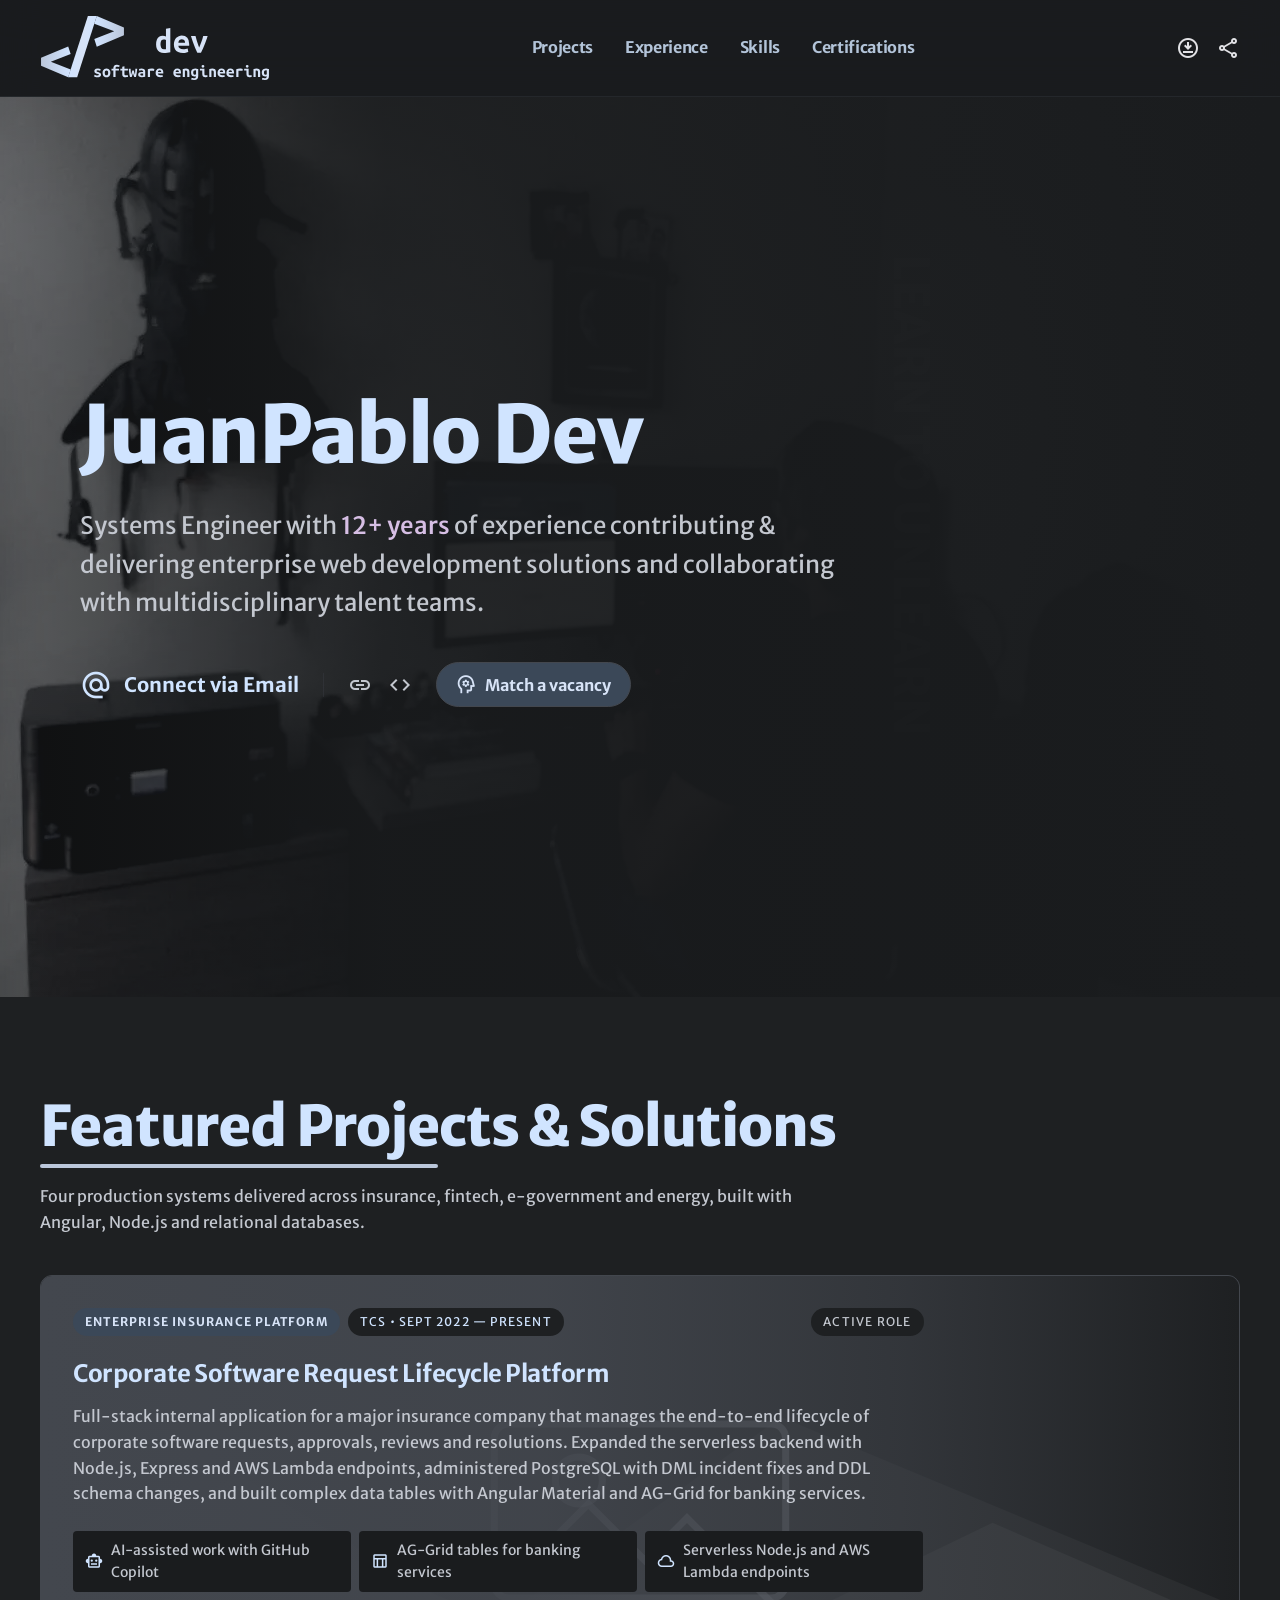
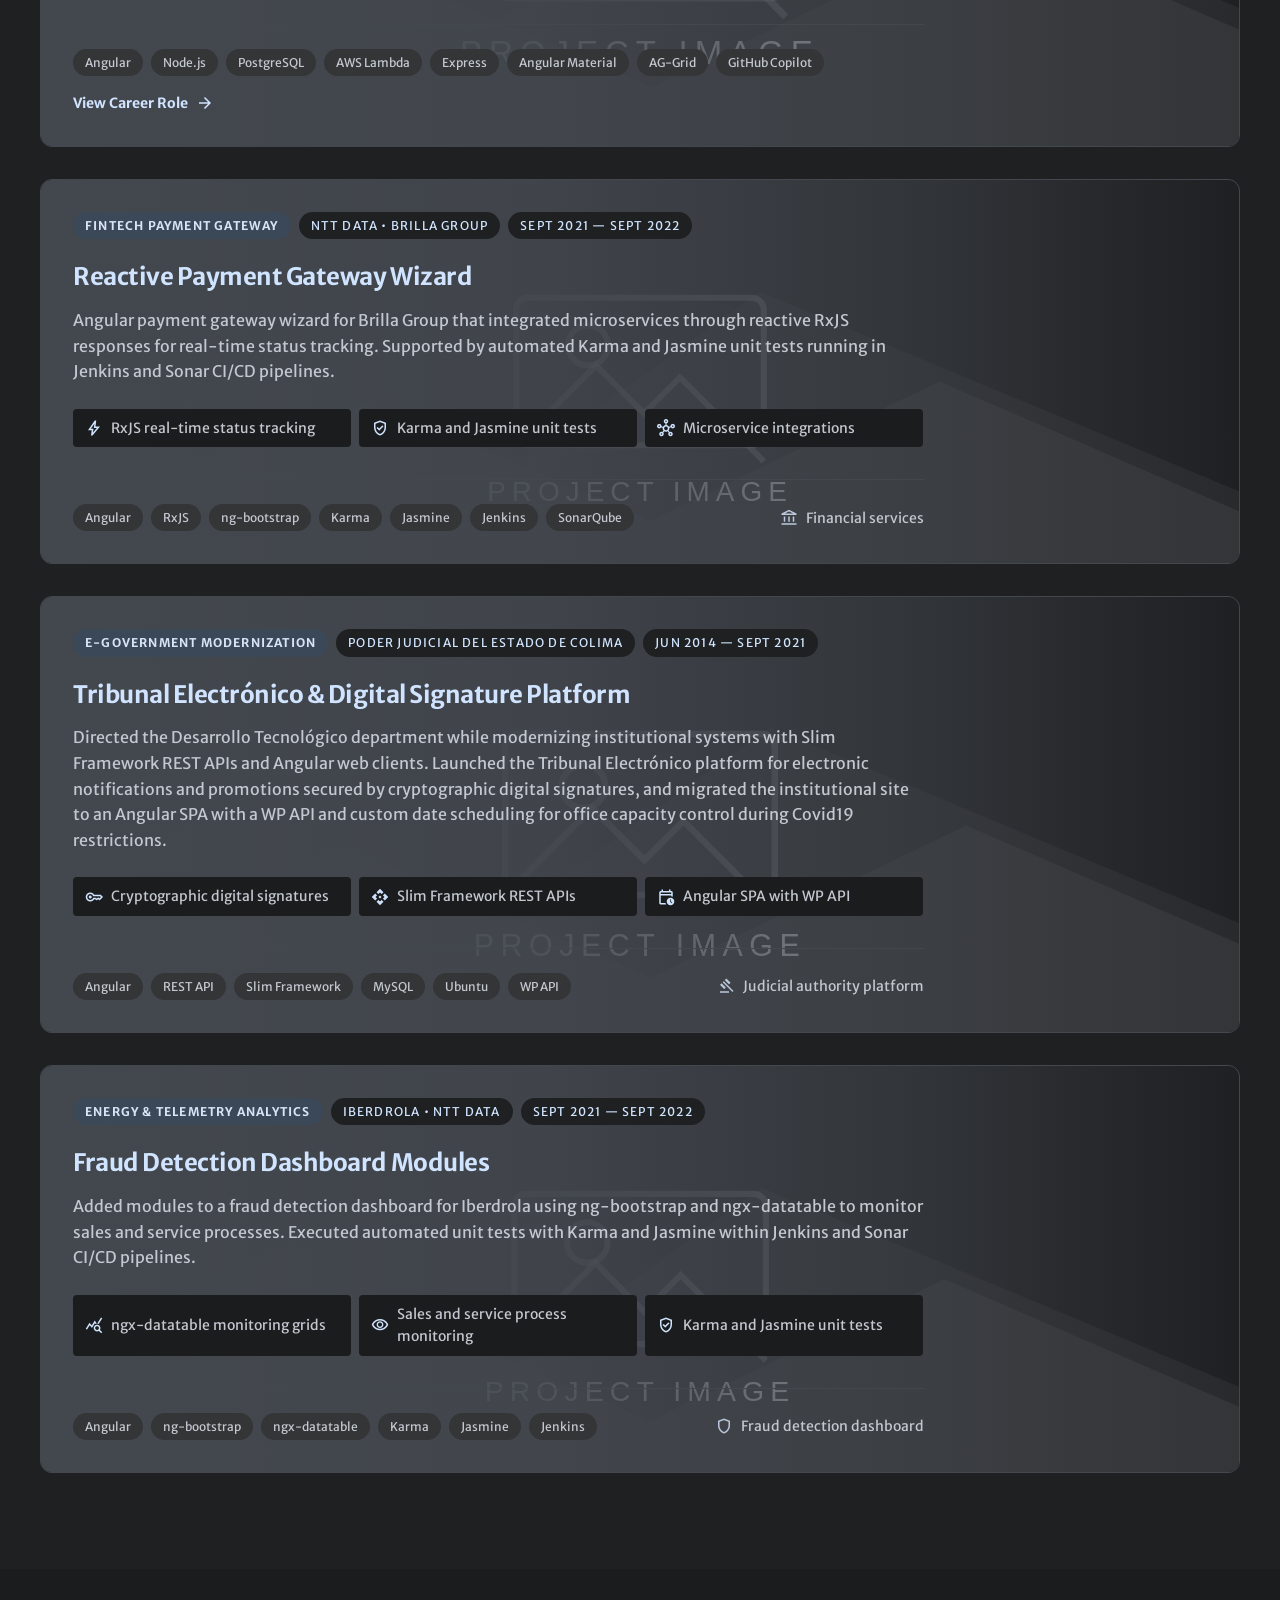
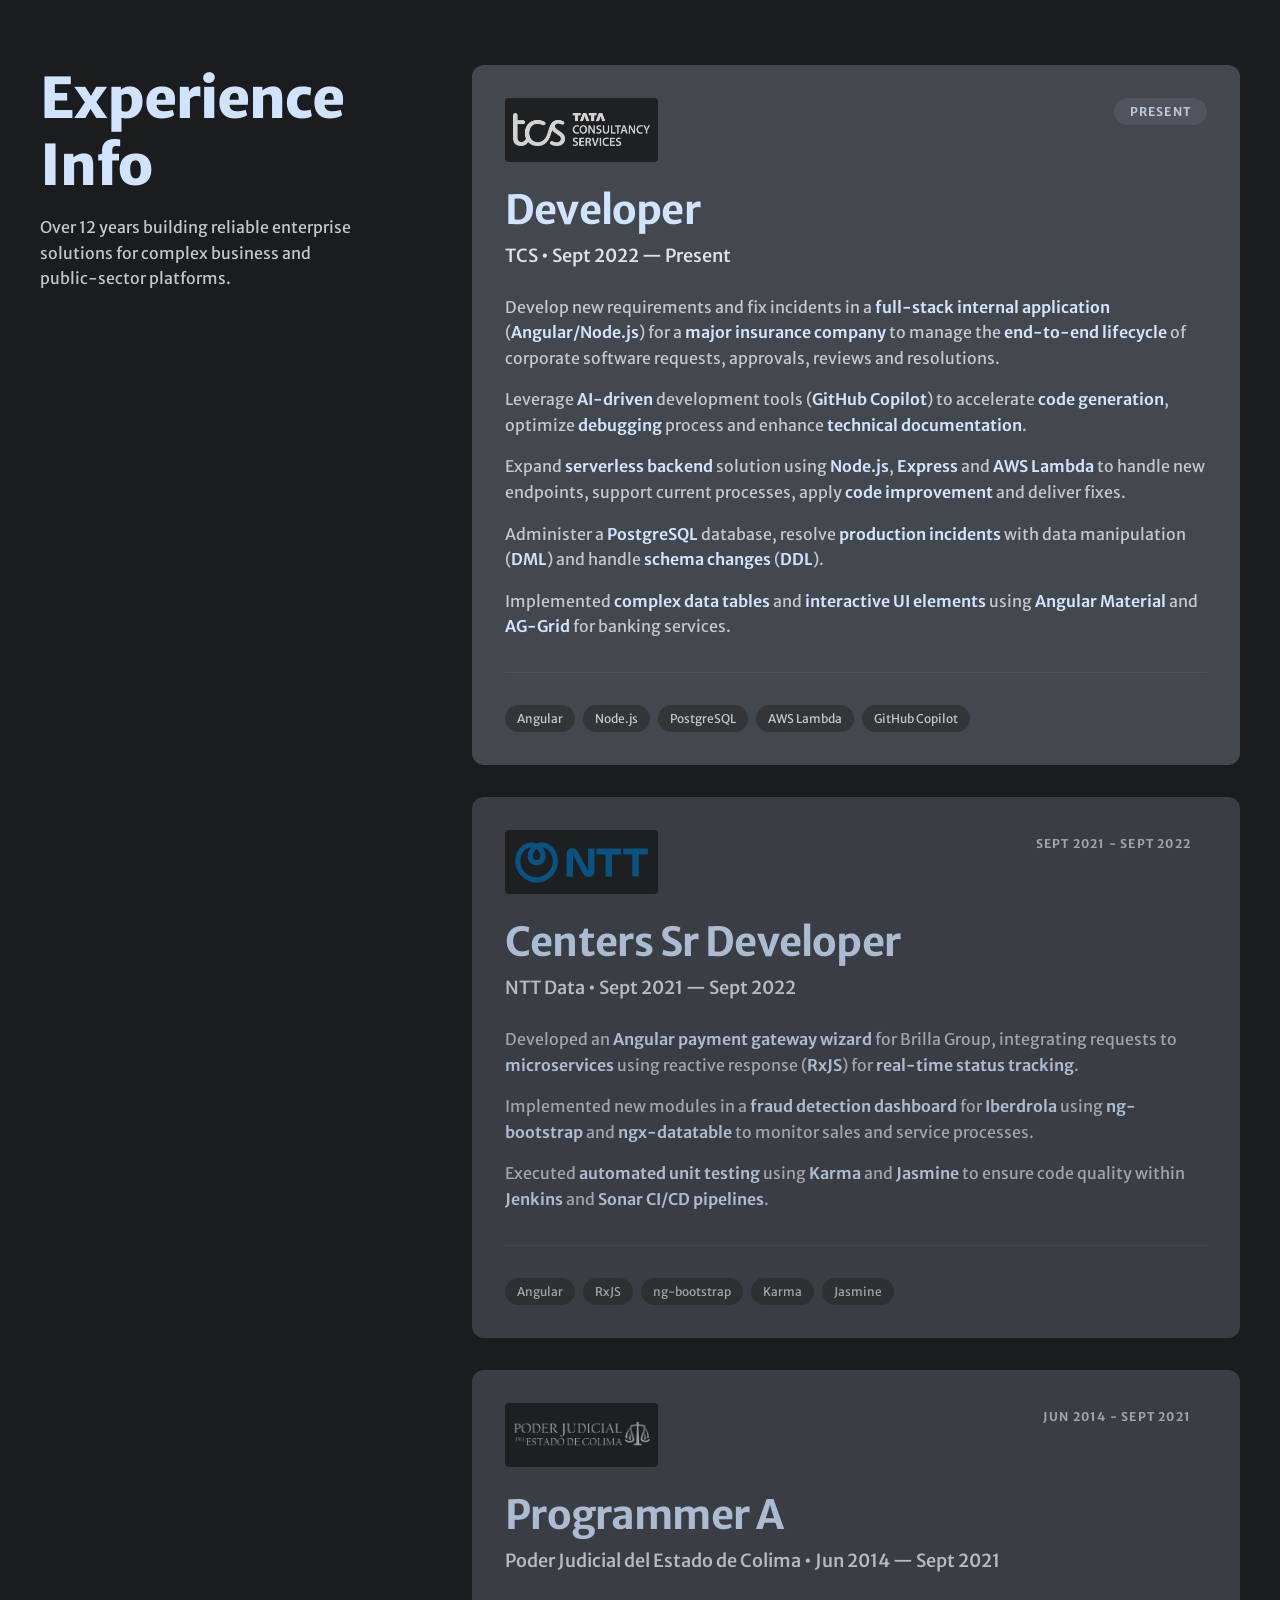
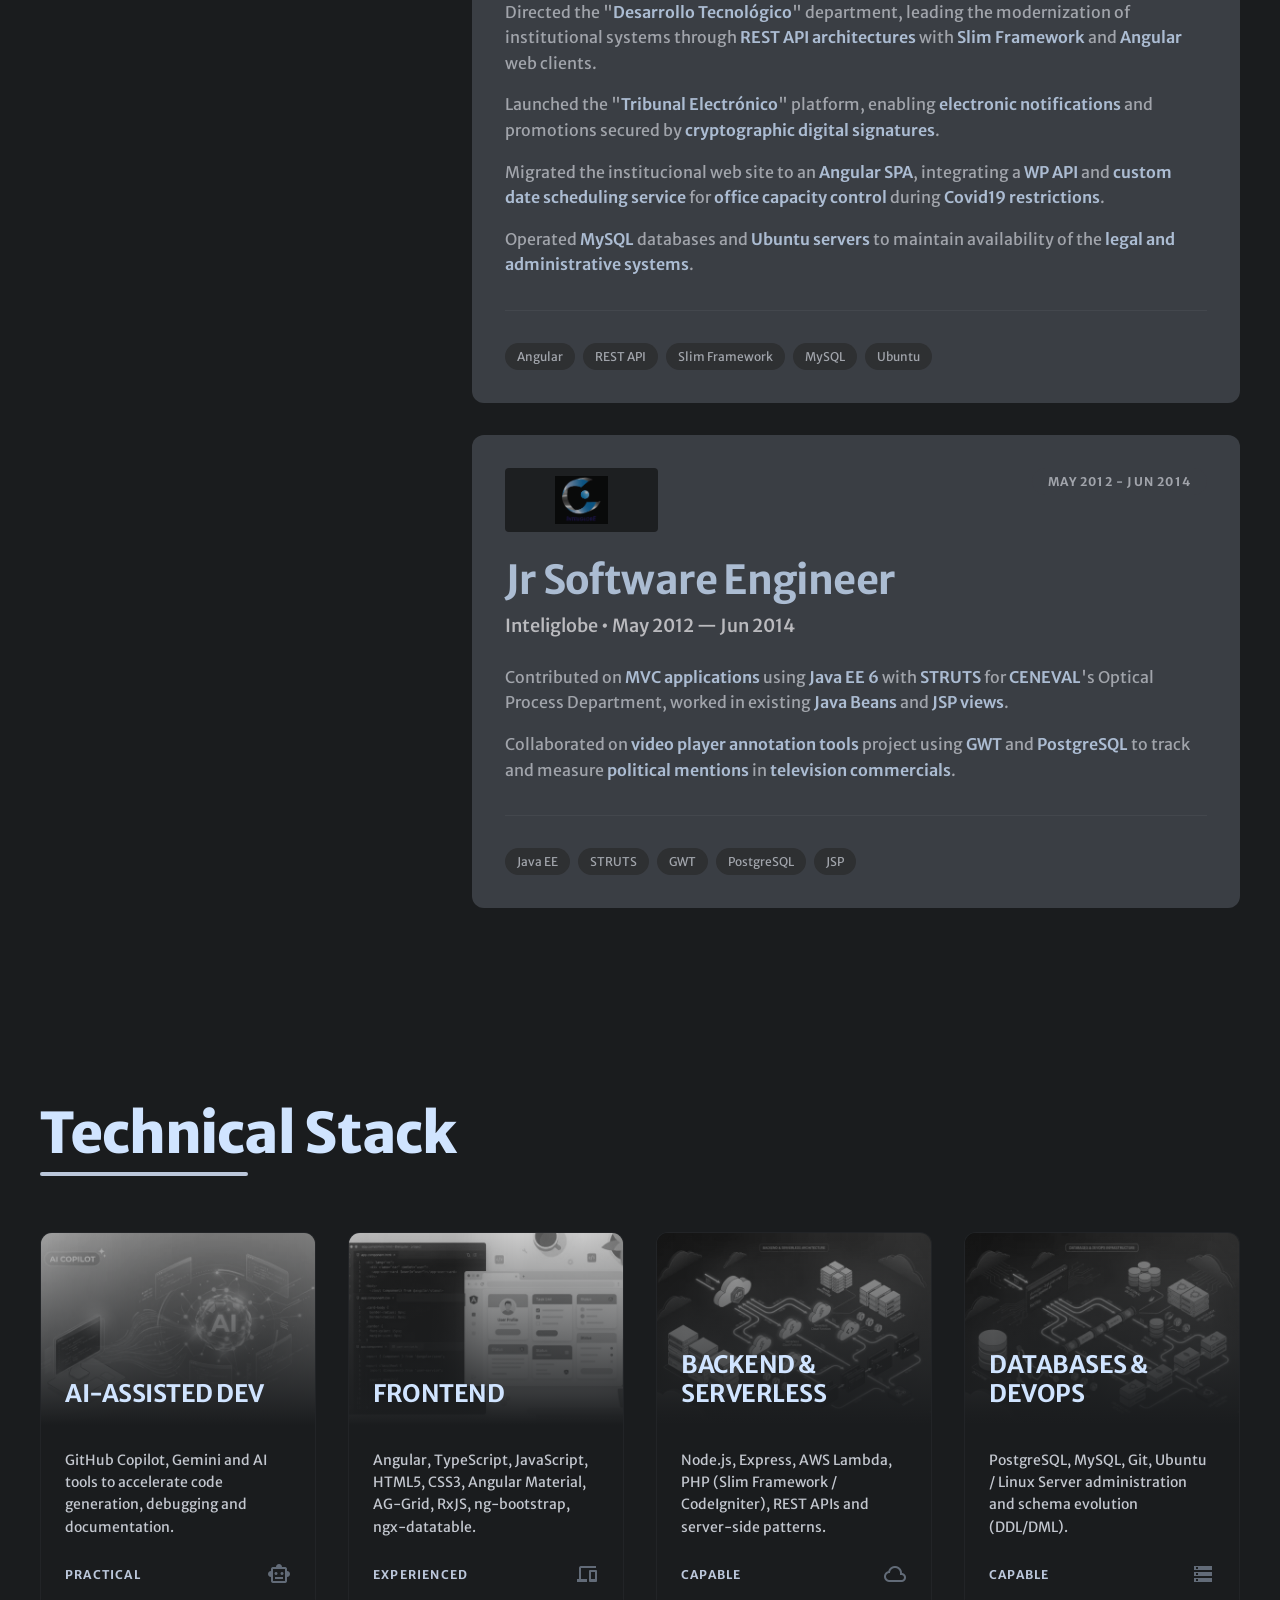
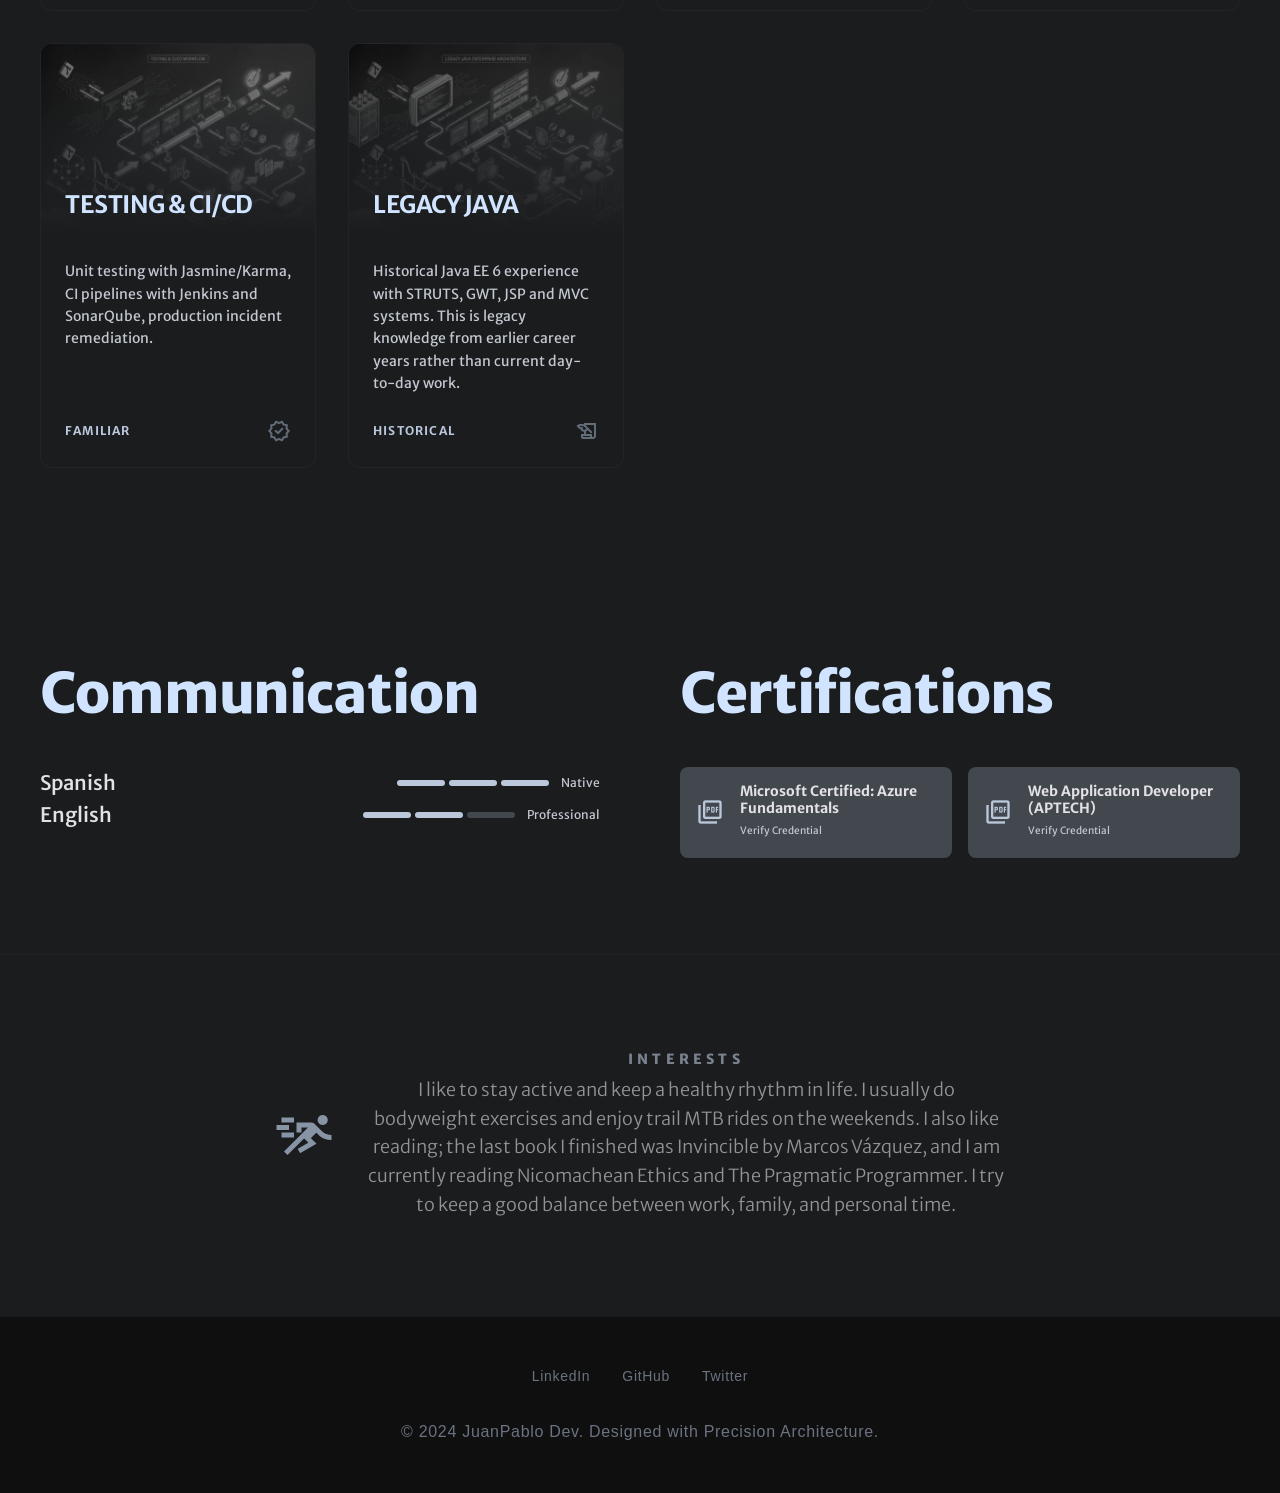
<file: index.html>
<!DOCTYPE html>
<html lang="en">

<head>
    <meta charset="UTF-8">
    <meta name="viewport" content="width=device-width, initial-scale=1.0">
    <meta name="description"
        content="JuanPablo Dev - Systems Engineer with 12+ years of experience in frontend technologies">
    <meta name="theme-color" content="#1A1C1E">
    <title>JuanPablo Dev | Systems Engineer</title>

    <!-- Google Fonts: Merriweather Sans -->
    <link href="https://fonts.googleapis.com/css2?family=Merriweather+Sans:wght@300;400;500;600;700;900&display=swap"
        rel="stylesheet">
    <!-- Material Symbols Icons -->
    <link href="https://fonts.googleapis.com/css2?family=Material+Symbols+Outlined:wght,FILL@100..700,0..1&display=swap"
        rel="stylesheet">

    <!-- Hero Background Preload (high priority, above the fold) -->
    <link rel="preload" as="image" href="images/hero.webp" fetchpriority="high">

    <!-- Main Stylesheet -->
    <link rel="stylesheet" href="./styles/style.css">
</head>

<body>
    <!-- [JP-DEV] Navigation Header -->
    <header role="banner">
        <div class="header-container">
            <div class="header-logo">
                <img src="images/logos/JPdevLogoW.svg" alt="Company Name" width="230" height="64">
            </div>
            <nav class="header-nav-desktop" role="navigation" aria-label="Main Navigation">
                <a href="#projects">Projects</a>
                <a href="#experience">Experience</a>
                <a href="#skills">Skills</a>
                <a href="#certifications">Certifications</a>
                <!-- <button aria-label="Connect">Connect</button> -->
            </nav>
            <div class="header-icons" role="group" aria-label="Social Links">
                <a href="./ResumeJPSM.pdf" target="_blank" download class="header-icon-link material-symbols-outlined"
                    data-icon="download" aria-label="Download CV" role="button" tabindex="0">download_for_offline</a>
                <span class="material-symbols-outlined" data-icon="share" aria-label="Share" role="button"
                    tabindex="0">share</span>
            </div>
        </div>
    </header>

    <main>
        <!-- Hero Section -->
        <section class="hero easter-egg-container" aria-label="Hero Section">
            <!-- Background Image -->
            <div class="hero-bg">
                <img alt="" src="images/hero.webp" fetchpriority="high" decoding="async">
                <div class="hero-gradient"></div>
            </div>
            <!-- Easter Egg -->
            <div class="easter-egg" aria-hidden="true">LEARN TO UNLEARN</div>

            <!-- Hero Content -->
            <div class="hero-content">
                <h1>JuanPablo Dev</h1>
                <p class="hero-description">
                    Systems Engineer with <span class="highlight">12+ years</span> of experience contributing &
                    delivering enterprise web development solutions and collaborating with multidisciplinary talent
                    teams.
                </p>
                <div class="hero-cta">
                    <a href="mailto:hello@juanpablo.dev" class="cta-email">
                        <span class="material-symbols-outlined">alternate_email</span>
                        <span>Connect via Email</span>
                    </a>
                    <div class="cta-icons">
                        <a href="https://www.linkedin.com/in/juanpablodev/" target="_blank"
                            class="header-icon-link material-symbols-outlined" aria-label="LinkedIn" role="button"
                            tabindex="0">link</a>
                        <a href="https://github.com/juanpablodev" target="_blank"
                            class="header-icon-link material-symbols-outlined" aria-label="GitHub" role="button"
                            tabindex="0">code</a>
                    </div>
                    <button type="button" class="cta-match job-match-cta" data-job-match-open
                        aria-haspopup="dialog">
                        <span class="material-symbols-outlined" aria-hidden="true">psychology</span>
                        <span>Match a vacancy</span>
                    </button>
                </div>
            </div>
        </section>

        <section class="projects-section" id="projects" aria-labelledby="projects-title">
            <div class="section-container">
                <div class="section-title">
                    <h2 id="projects-title">Featured Projects &amp; Solutions</h2>
                </div>

                <p class="projects-intro">
                    Four production systems delivered across insurance, fintech, e-government and energy, built with
                    Angular, Node.js and relational databases.
                </p>

                <div class="projects-grid">
                    <article class="project-card">
                        <img class="project-card-bg" src="images/projects/project-placeholder.svg" alt=""
                            loading="lazy" decoding="async" width="1200" height="400">
                        <div class="project-card-content">
                            <div class="project-meta">
                                <span class="project-category">Enterprise Insurance Platform</span>
                                <span class="project-client">TCS • Sept 2022 — Present</span>
                                <span class="project-status">Active role</span>
                            </div>
                            <h3>Corporate Software Request Lifecycle Platform</h3>
                            <p class="project-description">
                                Full-stack internal application for a major insurance company that manages the end-to-end
                                lifecycle of corporate software requests, approvals, reviews and resolutions. Expanded the
                                serverless backend with Node.js, Express and AWS Lambda endpoints, administered PostgreSQL
                                with DML incident fixes and DDL schema changes, and built complex data tables with Angular
                                Material and AG-Grid for banking services.
                            </p>
                            <ul class="project-highlights">
                                <li>
                                    <span class="material-symbols-outlined" aria-hidden="true">smart_toy</span>
                                    <span>AI-assisted work with GitHub Copilot</span>
                                </li>
                                <li>
                                    <span class="material-symbols-outlined" aria-hidden="true">table_chart</span>
                                    <span>AG-Grid tables for banking services</span>
                                </li>
                                <li>
                                    <span class="material-symbols-outlined" aria-hidden="true">cloud_queue</span>
                                    <span>Serverless Node.js and AWS Lambda endpoints</span>
                                </li>
                            </ul>
                            <div class="project-footer">
                                <ul class="project-tags">
                                    <li class="tag">Angular</li>
                                    <li class="tag">Node.js</li>
                                    <li class="tag">PostgreSQL</li>
                                    <li class="tag">AWS Lambda</li>
                                    <li class="tag">Express</li>
                                    <li class="tag">Angular Material</li>
                                    <li class="tag">AG-Grid</li>
                                    <li class="tag">GitHub Copilot</li>
                                </ul>
                                <a class="project-link" href="#experience">View Career Role <span
                                        class="material-symbols-outlined" aria-hidden="true">arrow_forward</span></a>
                            </div>
                        </div>
                    </article>

                    <article class="project-card">
                        <img class="project-card-bg" src="images/projects/project-placeholder.svg" alt=""
                            loading="lazy" decoding="async" width="1200" height="400">
                        <div class="project-card-content">
                            <div class="project-meta">
                                <span class="project-category">Fintech Payment Gateway</span>
                                <span class="project-client">NTT Data • Brilla Group</span>
                                <span class="project-period">Sept 2021 — Sept 2022</span>
                            </div>
                            <h3>Reactive Payment Gateway Wizard</h3>
                            <p class="project-description">
                                Angular payment gateway wizard for Brilla Group that integrated microservices through
                                reactive RxJS responses for real-time status tracking. Supported by automated Karma and
                                Jasmine unit tests running in Jenkins and Sonar CI/CD pipelines.
                            </p>
                            <ul class="project-highlights">
                                <li>
                                    <span class="material-symbols-outlined" aria-hidden="true">bolt</span>
                                    <span>RxJS real-time status tracking</span>
                                </li>
                                <li>
                                    <span class="material-symbols-outlined" aria-hidden="true">verified_user</span>
                                    <span>Karma and Jasmine unit tests</span>
                                </li>
                                <li>
                                    <span class="material-symbols-outlined" aria-hidden="true">hub</span>
                                    <span>Microservice integrations</span>
                                </li>
                            </ul>
                            <div class="project-footer">
                                <ul class="project-tags">
                                    <li class="tag">Angular</li>
                                    <li class="tag">RxJS</li>
                                    <li class="tag">ng-bootstrap</li>
                                    <li class="tag">Karma</li>
                                    <li class="tag">Jasmine</li>
                                    <li class="tag">Jenkins</li>
                                    <li class="tag">SonarQube</li>
                                </ul>
                                <p class="project-domain"><span class="material-symbols-outlined"
                                        aria-hidden="true">account_balance</span> Financial services</p>
                            </div>
                        </div>
                    </article>

                    <article class="project-card">
                        <img class="project-card-bg" src="images/projects/project-placeholder.svg" alt=""
                            loading="lazy" decoding="async" width="1200" height="400">
                        <div class="project-card-content">
                            <div class="project-meta">
                                <span class="project-category">E-Government Modernization</span>
                                <span class="project-client">Poder Judicial del Estado de Colima</span>
                                <span class="project-period">Jun 2014 — Sept 2021</span>
                            </div>
                            <h3>Tribunal Electrónico &amp; Digital Signature Platform</h3>
                            <p class="project-description">
                                Directed the Desarrollo Tecnológico department while modernizing institutional systems with
                                Slim Framework REST APIs and Angular web clients. Launched the Tribunal Electrónico
                                platform for electronic notifications and promotions secured by cryptographic digital
                                signatures, and migrated the institutional site to an Angular SPA with a WP API and custom
                                date scheduling for office capacity control during Covid19 restrictions.
                            </p>
                            <ul class="project-highlights">
                                <li>
                                    <span class="material-symbols-outlined" aria-hidden="true">key</span>
                                    <span>Cryptographic digital signatures</span>
                                </li>
                                <li>
                                    <span class="material-symbols-outlined" aria-hidden="true">api</span>
                                    <span>Slim Framework REST APIs</span>
                                </li>
                                <li>
                                    <span class="material-symbols-outlined" aria-hidden="true">calendar_clock</span>
                                    <span>Angular SPA with WP API</span>
                                </li>
                            </ul>
                            <div class="project-footer">
                                <ul class="project-tags">
                                    <li class="tag">Angular</li>
                                    <li class="tag">REST API</li>
                                    <li class="tag">Slim Framework</li>
                                    <li class="tag">MySQL</li>
                                    <li class="tag">Ubuntu</li>
                                    <li class="tag">WP API</li>
                                </ul>
                                <p class="project-domain"><span class="material-symbols-outlined"
                                        aria-hidden="true">gavel</span> Judicial authority platform</p>
                            </div>
                        </div>
                    </article>

                    <article class="project-card">
                        <img class="project-card-bg" src="images/projects/project-placeholder.svg" alt=""
                            loading="lazy" decoding="async" width="1200" height="400">
                        <div class="project-card-content">
                            <div class="project-meta">
                                <span class="project-category">Energy &amp; Telemetry Analytics</span>
                                <span class="project-client">Iberdrola • NTT Data</span>
                                <span class="project-period">Sept 2021 — Sept 2022</span>
                            </div>
                            <h3>Fraud Detection Dashboard Modules</h3>
                            <p class="project-description">
                                Added modules to a fraud detection dashboard for Iberdrola using ng-bootstrap and
                                ngx-datatable to monitor sales and service processes. Executed automated unit tests with
                                Karma and Jasmine within Jenkins and Sonar CI/CD pipelines.
                            </p>
                            <ul class="project-highlights">
                                <li>
                                    <span class="material-symbols-outlined" aria-hidden="true">query_stats</span>
                                    <span>ngx-datatable monitoring grids</span>
                                </li>
                                <li>
                                    <span class="material-symbols-outlined" aria-hidden="true">visibility</span>
                                    <span>Sales and service process monitoring</span>
                                </li>
                                <li>
                                    <span class="material-symbols-outlined" aria-hidden="true">verified_user</span>
                                    <span>Karma and Jasmine unit tests</span>
                                </li>
                            </ul>
                            <div class="project-footer">
                                <ul class="project-tags">
                                    <li class="tag">Angular</li>
                                    <li class="tag">ng-bootstrap</li>
                                    <li class="tag">ngx-datatable</li>
                                    <li class="tag">Karma</li>
                                    <li class="tag">Jasmine</li>
                                    <li class="tag">Jenkins</li>
                                </ul>
                                <p class="project-domain"><span class="material-symbols-outlined"
                                        aria-hidden="true">shield</span> Fraud detection dashboard</p>
                            </div>
                        </div>
                    </article>
                </div>
            </div>
        </section>

        <!-- Experience Section -->
        <section class="experience-section" id="experience" aria-labelledby="experience-title">
            <div class="section-container">
                <div class="experience-grid">
                    <!-- Left Column: Section Title -->
                    <div class="experience-header">
                        <h2 id="experience-title">Experience Info</h2>
                        <p>Over 12 years building reliable enterprise solutions for complex business and public-sector
                            platforms.</p>
                    </div>

                    <!-- Right Column: Experience Cards -->
                    <div class="experience-cards">
                        <!-- Experience Card 1 -->
                        <article class="experience-card">
                            <div class="experience-card-header">
                                <div class="company-logo">
                                    <img alt="TCS Logo" src="images/logos/logo-tcs.webp" loading="lazy">
                                </div>
                                <span class="company-badge present">Present</span>
                            </div>
                            <h3>Developer</h3>
                            <p class="experience-card-role">TCS • Sept 2022 — Present</p>
                            <div class="experience-card-description">
                                <p>Develop new requirements and fix incidents in a <strong>full-stack</strong>
                                    <strong>internal application</strong> (<strong>Angular/Node.js</strong>) for a
                                    <strong>major insurance company</strong> to manage the <strong>end-to-end
                                        lifecycle</strong> of corporate software requests, approvals, reviews and
                                    resolutions.
                                </p>
                                <p>Leverage <strong>AI-driven</strong> development tools (<strong>GitHub
                                        Copilot</strong>) to accelerate <strong>code generation</strong>, optimize
                                    <strong>debugging</strong> process and enhance <strong>technical
                                        documentation</strong>.
                                </p>
                                <p>Expand <strong>serverless backend</strong> solution using <strong>Node.js</strong>,
                                    <strong>Express</strong> and <strong>AWS Lambda</strong> to handle new endpoints,
                                    support current processes, apply <strong>code improvement</strong> and deliver
                                    fixes.
                                </p>
                                <p>Administer a <strong>PostgreSQL</strong> database, resolve <strong>production
                                        incidents</strong> with data manipulation (<strong>DML</strong>) and handle
                                    <strong>schema changes</strong> (<strong>DDL</strong>).
                                </p>
                                <p>Implemented <strong>complex data tables</strong> and <strong>interactive UI
                                        elements</strong> using <strong>Angular Material</strong> and
                                    <strong>AG-Grid</strong> for banking services.
                                </p>
                            </div>
                            <div class="experience-card-tags">
                                <span class="tag">Angular</span>
                                <span class="tag">Node.js</span>
                                <span class="tag">PostgreSQL</span>
                                <span class="tag">AWS Lambda</span>
                                <span class="tag">GitHub Copilot</span>
                            </div>
                        </article>

                        <!-- Experience Card 2 -->
                        <article class="experience-card past">
                            <div class="experience-card-header">
                                <div class="company-logo">
                                    <img alt="NTT Data Logo" src="images/logos/ntt.svg" loading="lazy">
                                </div>
                                <span class="company-badge past">Sept 2021 - Sept 2022</span>
                            </div>
                            <h3>Centers Sr Developer</h3>
                            <p class="experience-card-role">NTT Data • Sept 2021 — Sept 2022</p>
                            <div class="experience-card-description">
                                <p>Developed an <strong>Angular payment gateway wizard</strong> for Brilla Group,
                                    integrating requests to <strong>microservices</strong> using reactive response
                                    (<strong>RxJS</strong>) for <strong>real-time status tracking</strong>.</p>
                                <p>Implemented new modules in a <strong>fraud detection dashboard</strong> for
                                    <strong>Iberdrola</strong> using <strong>ng-bootstrap</strong> and
                                    <strong>ngx-datatable</strong> to monitor sales and service processes.
                                </p>
                                <p>Executed <strong>automated unit testing</strong> using <strong>Karma</strong> and
                                    <strong>Jasmine</strong> to ensure code quality within <strong>Jenkins</strong> and
                                    <strong>Sonar</strong> <strong>CI/CD pipelines</strong>.
                                </p>
                            </div>
                            <div class="experience-card-tags">
                                <span class="tag">Angular</span>
                                <span class="tag">RxJS</span>
                                <span class="tag">ng-bootstrap</span>
                                <span class="tag">Karma</span>
                                <span class="tag">Jasmine</span>
                            </div>
                        </article>

                        <!-- Experience Card 3 -->
                        <article class="experience-card past">
                            <div class="experience-card-header">
                                <div class="company-logo">
                                    <img alt="Poder Judicial Logo" src="images/logos/logo_stj.png" loading="lazy">
                                </div>
                                <span class="company-badge past">Jun 2014 - Sept 2021</span>
                            </div>
                            <h3>Programmer A</h3>
                            <p class="experience-card-role">Poder Judicial del Estado de Colima • Jun 2014 — Sept 2021
                            </p>
                            <div class="experience-card-description">
                                <p>Directed the "<strong>Desarrollo Tecnológico</strong>" department, leading the
                                    modernization of institutional systems through <strong>REST API
                                        architectures</strong> with <strong>Slim Framework</strong> and
                                    <strong>Angular</strong> web clients.
                                </p>
                                <p>Launched the "<strong>Tribunal Electrónico</strong>" platform, enabling
                                    <strong>electronic notifications</strong> and promotions secured by
                                    <strong>cryptographic digital signatures</strong>.
                                </p>
                                <p>Migrated the institucional web site to an <strong>Angular SPA</strong>, integrating a
                                    <strong>WP API</strong> and <strong>custom date scheduling service</strong> for
                                    <strong>office capacity control</strong> during <strong>Covid19
                                        restrictions</strong>.
                                </p>
                                <p>Operated <strong>MySQL</strong> databases and <strong>Ubuntu servers</strong> to
                                    maintain availability of the <strong>legal and administrative systems</strong>.</p>
                            </div>
                            <div class="experience-card-tags">
                                <span class="tag">Angular</span>
                                <span class="tag">REST API</span>
                                <span class="tag">Slim Framework</span>
                                <span class="tag">MySQL</span>
                                <span class="tag">Ubuntu</span>
                            </div>
                        </article>

                        <!-- Experience Card 4 -->
                        <article class="experience-card past">
                            <div class="experience-card-header">
                                <div class="company-logo">
                                    <img alt="Inteliglobe Logo" src="images/logos/inteliglobe.jpeg" loading="lazy">
                                </div>
                                <span class="company-badge past">May 2012 - Jun 2014</span>
                            </div>
                            <h3>Jr Software Engineer</h3>
                            <p class="experience-card-role">Inteliglobe • May 2012 — Jun 2014</p>
                            <div class="experience-card-description">
                                <p>Contributed on <strong>MVC applications</strong> using <strong>Java EE 6</strong>
                                    with <strong>STRUTS</strong> for <strong>CENEVAL</strong>'s Optical Process
                                    Department, worked in existing <strong>Java Beans</strong> and <strong>JSP
                                        views</strong>.</p>
                                <p>Collaborated on <strong>video player annotation tools</strong> project using
                                    <strong>GWT</strong> and <strong>PostgreSQL</strong> to track and measure
                                    <strong>political mentions</strong> in <strong>television commercials</strong>.
                                </p>
                            </div>
                            <div class="experience-card-tags">
                                <span class="tag">Java EE</span>
                                <span class="tag">STRUTS</span>
                                <span class="tag">GWT</span>
                                <span class="tag">PostgreSQL</span>
                                <span class="tag">JSP</span>
                            </div>
                        </article>
                    </div>
                </div>
            </div>
        </section>

        <!-- Technical Stack / Skills Section -->
        <section class="skills-section" id="skills" aria-labelledby="skills-title">
            <div class="section-container">
                <div class="section-title">
                    <h2 id="skills-title">Technical Stack</h2>
                </div>

                <div class="skills-grid">
                    <!-- AI-Assisted Development -->
                    <article class="skill-card">
                        <div class="skill-card-image skill-card-image--ai">
                            <img alt="AI Assisted Development" src="images/skills_ai.webp" width="650" height="404" loading="lazy">
                            <div class="skill-card-title">
                                <h4>AI-Assisted Dev</h4>
                            </div>
                        </div>
                        <div class="skill-card-content">
                            <p class="skill-card-description">GitHub Copilot, Gemini and AI tools to accelerate code
                                generation, debugging and documentation.</p>
                            <div class="skill-card-footer">
                                <span class="skill-level">Practical</span>
                                <span class="material-symbols-outlined skill-card-icon">smart_toy</span>
                            </div>
                        </div>
                    </article>

                    <!-- Frontend -->
                    <article class="skill-card">
                        <div class="skill-card-image skill-card-image--frontend">
                            <img alt="Frontend Development" src="images/skills_frontend.webp" width="650" height="404" loading="lazy">
                            <div class="skill-card-title">
                                <h4>Frontend</h4>
                            </div>
                        </div>
                        <div class="skill-card-content">
                            <p class="skill-card-description">Angular, TypeScript, JavaScript, HTML5, CSS3, Angular
                                Material, AG-Grid, RxJS, ng-bootstrap, ngx-datatable.</p>
                            <div class="skill-card-footer">
                                <span class="skill-level">Experienced</span>
                                <span class="material-symbols-outlined skill-card-icon">devices</span>
                            </div>
                        </div>
                    </article>

                    <!-- Backend & Serverless -->
                    <article class="skill-card">
                        <div class="skill-card-image skill-card-image--backend">
                            <img alt="Backend and Serverless" src="images/skills_backend.webp" width="650" height="404" loading="lazy">
                            <div class="skill-card-title">
                                <h4>Backend & Serverless</h4>
                            </div>
                        </div>
                        <div class="skill-card-content">
                            <p class="skill-card-description">Node.js, Express, AWS Lambda, PHP (Slim Framework /
                                CodeIgniter), REST APIs and server-side patterns.</p>
                            <div class="skill-card-footer">
                                <span class="skill-level">Capable</span>
                                <span class="material-symbols-outlined skill-card-icon">cloud_queue</span>
                            </div>
                        </div>
                    </article>

                    <!-- Databases & DevOps -->
                    <article class="skill-card">
                        <div class="skill-card-image skill-card-image--database">
                            <img alt="Databases and DevOps" src="images/skills_database.webp" width="650" height="404" loading="lazy">
                            <div class="skill-card-title">
                                <h4>Databases & DevOps</h4>
                            </div>
                        </div>
                        <div class="skill-card-content">
                            <p class="skill-card-description">PostgreSQL, MySQL, Git, Ubuntu / Linux Server
                                administration and schema evolution (DDL/DML).</p>
                            <div class="skill-card-footer">
                                <span class="skill-level">Capable</span>
                                <span class="material-symbols-outlined skill-card-icon">storage</span>
                            </div>
                        </div>
                    </article>

                    <!-- Testing & CI/CD -->
                    <article class="skill-card">
                        <div class="skill-card-image skill-card-image--testing">
                            <img alt="Testing and CI/CD" src="images/skills_testing.webp" width="650" height="404" loading="lazy">
                            <div class="skill-card-title">
                                <h4>Testing & CI/CD</h4>
                            </div>
                        </div>
                        <div class="skill-card-content">
                            <p class="skill-card-description">Unit testing with Jasmine/Karma, CI pipelines with Jenkins
                                and SonarQube, production incident remediation.</p>
                            <div class="skill-card-footer">
                                <span class="skill-level">Familiar</span>
                                <span class="material-symbols-outlined skill-card-icon">verified</span>
                            </div>
                        </div>
                    </article>

                    <!-- Legacy Java -->
                    <article class="skill-card">
                        <div class="skill-card-image skill-card-image--legacy">
                            <img alt="Legacy Java Experience" src="images/skills_legacy.webp" width="650" height="404" loading="lazy">
                            <div class="skill-card-title">
                                <h4>Legacy Java</h4>
                            </div>
                        </div>
                        <div class="skill-card-content">
                            <p class="skill-card-description">Historical Java EE 6 experience with STRUTS, GWT, JSP and
                                MVC systems. This is legacy knowledge from earlier career years rather than current
                                day-to-day work.</p>
                            <div class="skill-card-footer">
                                <span class="skill-level">Historical</span>
                                <span class="material-symbols-outlined skill-card-icon">history_edu</span>
                            </div>
                        </div>
                    </article>
                </div>
            </div>
        </section>

        <!-- Certifications & Languages Section -->
        <section class="certifications-section" id="certifications" aria-labelledby="certifications-title">
            <div class="section-container">
                <div class="cert-grid">
                    <!-- Languages -->
                    <div class="cert-section">
                        <h2>Communication</h2>
                        <div>
                            <div class="language-item">
                                <span class="language-name">Spanish</span>
                                <div class="language-level">
                                    <div class="level-bar"></div>
                                    <div class="level-bar"></div>
                                    <div class="level-bar"></div>
                                    <span class="level-text">Native</span>
                                </div>
                            </div>
                            <div class="language-item">
                                <span class="language-name">English</span>
                                <div class="language-level">
                                    <div class="level-bar"></div>
                                    <div class="level-bar"></div>
                                    <div class="level-bar empty"></div>
                                    <span class="level-text">Professional</span>
                                </div>
                            </div>
                        </div>
                    </div>

                    <!-- Certifications -->
                    <div class="cert-section">
                        <h2 id="certifications-title">Certifications</h2>
                        <div class="certification-list">
                            <div class="certification-item" role="button" tabindex="0">
                                <span class="material-symbols-outlined cert-icon">picture_as_pdf</span>
                                <div class="cert-info">
                                    <p class="cert-name">Microsoft Certified: Azure Fundamentals</p>
                                    <p class="cert-link">Verify Credential</p>
                                </div>
                            </div>
                            <div class="certification-item" role="button" tabindex="0"
                                data-doc="./assets/docs/java_ee.pdf"
                                aria-label="Open Web Application Developer certificate">
                                <span class="material-symbols-outlined cert-icon">picture_as_pdf</span>
                                <div class="cert-info">
                                    <p class="cert-name">Web Application Developer (APTECH)</p>
                                    <p class="cert-link">Verify Credential</p>
                                </div>
                            </div>
                        </div>
                    </div>
                </div>
            </div>
        </section>

        <!-- Interests Section -->
        <section class="interests-section" aria-label="Personal Interests">
            <div class="section-container">
                <div class="interests-container">
                    <span class="material-symbols-outlined interests-icon">sprint</span>
                    <div class="interests-content">
                        <h4>Interests</h4>
                        <p>I like to stay active and keep a healthy rhythm in life. I usually do bodyweight exercises
                            and
                            enjoy trail MTB rides on the weekends. I also like reading; the last book I finished was
                            Invincible by Marcos Vázquez, and I am currently reading Nicomachean Ethics and The
                            Pragmatic
                            Programmer. I try to keep a good balance between work, family, and personal time.</p>
                    </div>
                </div>
            </div>
        </section>
    </main>

    <!-- Footer -->
    <footer role="contentinfo">
        <div class="footer-content">
            <div class="footer-links">
                <a href="#" rel="noopener noreferrer">LinkedIn</a>
                <a href="#" rel="noopener noreferrer">GitHub</a>
                <a href="#" rel="noopener noreferrer">Twitter</a>
            </div>
            <p class="footer-text">© 2024 JuanPablo Dev. Designed with Precision Architecture.</p>
        </div>
    </footer>

    <!-- Vacancy Match Dialog -->
    <dialog id="job-match-dialog" class="job-match-dialog" aria-labelledby="job-match-title">
        <div class="job-match-dialog-header">
            <div>
                <h2 id="job-match-title">Compare a vacancy</h2>
                <p class="job-match-subtitle">Paste the vacancy text and see how it matches my profile.</p>
            </div>
            <button type="button" class="job-match-close" data-job-match-close
                aria-label="Close vacancy comparison">
                <span class="material-symbols-outlined" aria-hidden="true">close</span>
            </button>
        </div>

        <div id="job-match-view-input" class="job-match-view">
            <p id="job-match-privacy" class="job-match-privacy">
                The vacancy text you paste is sent to Google AI for comparison. This page does not store it.
            </p>

            <form id="job-match-form" class="job-match-form" novalidate>
                <label class="job-match-label" for="job-match-input">Vacancy description</label>
                <textarea id="job-match-input" name="vacancy" class="job-match-input" rows="10"
                    maxlength="2000" required aria-describedby="job-match-counter job-match-error"
                    placeholder="Paste the vacancy here, for example:&#10;Senior Frontend Developer (Remote)&#10;Must have: Angular, TypeScript, RxJS, REST APIs&#10;Nice to have: AWS, CI/CD&#10;5+ years of experience building enterprise web applications"></textarea>
                <span id="job-match-counter" class="job-match-counter" aria-live="polite">0 / 2000</span>
                <p id="job-match-error" class="job-match-error" role="alert" hidden></p>
                <div class="job-match-actions">
                    <button type="submit" class="job-match-submit" data-job-match-submit>Compare vacancy</button>
                    <a class="job-match-secondary" href="mailto:hello@juanpablo.dev">Email me instead</a>
                </div>
            </form>

            <div id="job-match-fallback" class="job-match-fallback" role="alert" hidden>
                <p id="job-match-fallback-message"></p>
                <div class="job-match-actions">
                    <a class="job-match-submit-link" href="mailto:hello@juanpablo.dev">Email me</a>
                    <a class="job-match-secondary" href="./ResumeJPSM.pdf" download>Download CV</a>
                </div>
            </div>
        </div>

        <div id="job-match-view-loading" class="job-match-view" hidden>
            <div class="job-match-loading">
                <span class="job-match-spinner" aria-hidden="true"></span>
                <p id="job-match-loading-message" tabindex="-1">Comparing vacancy with my profile...</p>
            </div>
        </div>

        <section id="job-match-result" class="job-match-result job-match-view" hidden
            aria-labelledby="job-match-result-title">
            <h3 id="job-match-result-title" tabindex="-1">Match result</h3>
            <div class="job-match-score-row">
                <p class="job-match-score"><span id="job-match-score">0</span><span
                        class="job-match-score-max">/100</span></p>
                <p id="job-match-verdict" class="job-match-verdict">-</p>
            </div>
            <div class="job-match-result-grid">
                <div class="job-match-result-block">
                    <h4>Matched skills</h4>
                    <ul id="job-match-matched" class="job-match-list"></ul>
                </div>
                <div class="job-match-result-block">
                    <h4>Gaps</h4>
                    <ul id="job-match-gaps" class="job-match-list"></ul>
                </div>
            </div>
            <div class="job-match-result-block">
                <h4>Rationale</h4>
                <p id="job-match-rationale"></p>
            </div>
            <p class="job-match-disclaimer">This is an AI-generated estimate, not a definitive judgement.</p>
            <div class="job-match-actions job-match-result-actions">
                <button type="button" class="job-match-return" data-job-match-another>Compare another vacancy</button>
                <a class="job-match-secondary" href="mailto:hello@juanpablo.dev">Email me</a>
                <a class="job-match-secondary" href="./ResumeJPSM.pdf" download>Download CV</a>
            </div>
        </section>

        <p id="job-match-status" class="job-match-status" aria-live="polite"></p>
    </dialog>

    <!-- Main JavaScript Entry Point -->
    <script type="module" src="./scripts/main.js"></script>
</body>

</html>
</file>
<file: styles/style.css>
/* ============================================
   style.css - Main stylesheet entry point
   Imports modular per-section stylesheets.
   Order matters: base tokens/reset first,
   responsive overrides and utilities last.
   ============================================ */
@import url('./base.css');
@import url('./header.css');
@import url('./sections.css');
@import url('./hero.css');
@import url('./experience.css');
@import url('./skills.css');
@import url('./projects.css');
@import url('./certifications.css');
@import url('./interests.css');
@import url('./footer.css');
@import url('./responsive.css');
@import url('./utilities.css');
@import url('./job-match.css');
</file>
